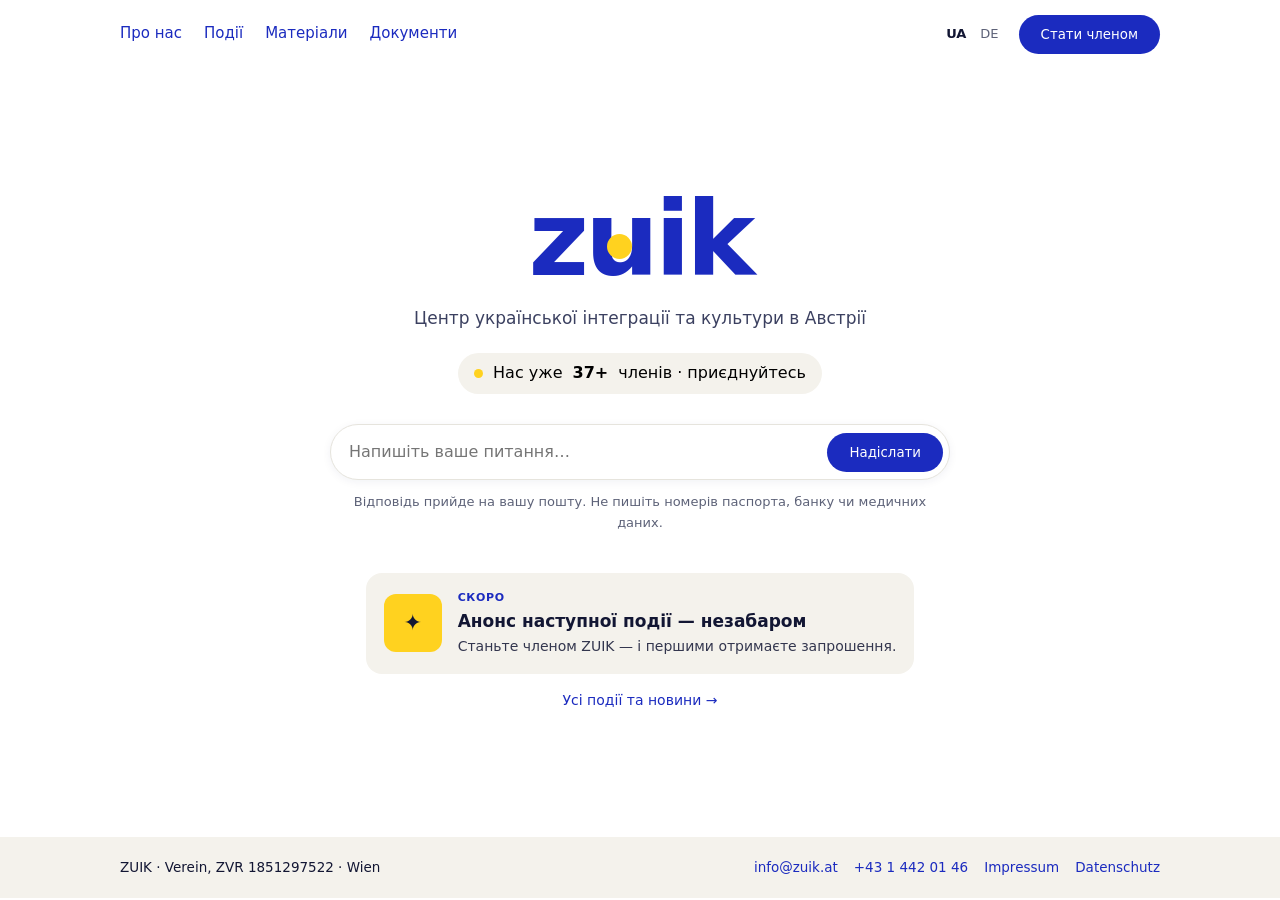
<file: index.html>
<!doctype html>
<html lang="uk"><head><meta charset="utf-8"><meta name="viewport" content="width=device-width,initial-scale=1">
<title data-i="pageTitle_index.html">ZUIK — Центр української інтеграції та культури в Австрії</title><meta name="description" content="ZUIK – Verein für ukrainische Integration und Kultur in Österreich. Kostenlose Mitgliedschaft, Fragen, Veranstaltungen.">
<link rel="icon" href="/favicon.svg" type="image/svg+xml"><link rel="stylesheet" href="/style.css?v=20261127">
<script defer src="/i18n.js?v=20261127"></script><script defer src="/app.js?v=20261127"></script></head>
<body data-page="index.html"><a class="skip" href="#main" data-i="skip">До змісту</a>
<header class="top"><div class="wrap top-in">
<button class="menu-btn" type="button" aria-label="Menu" aria-expanded="false">☰</button>
<nav class="nav" aria-label="Navigation"><a href="/pro-nas.html" data-i="navAbout">Про нас</a><a href="/podii.html" data-i="navEvents">Події</a><a href="/materialy.html" data-i="navMaterials">Матеріали</a><a href="/pro-nas.html#dokumenty" data-i="navDocs">Документи</a></nav><span style="flex:1"></span>
<div class="top-right"><div class="lang"><button type="button" data-lang="uk" aria-pressed="true">UA</button><button type="button" data-lang="de" aria-pressed="false">DE</button></div>
<button class="btn btn-blue" type="button" data-join data-i="joinBtn">Стати членом</button></div>
</div></header>
<main id="main">
<section class="home">
<h1 class="logo" style="margin:0"><span aria-hidden="true">z<span class="u">u</span>ik</span><span class="sr">ZUIK</span></h1>
<p data-i="tagline" class="tagline">Центр української інтеграції та культури в Австрії</p>
<button type="button" class="pill" data-join style="border:0;cursor:pointer;font:inherit"><span data-i="pillA">Нас уже</span> <b data-count>…</b> <span data-i="pillB">членів · приєднуйтесь</span></button>
<form class="ask" id="askF" novalidate>
<div class="ask-box"><textarea name="question" rows="1" maxlength="3000" required data-i-ph="askPh" placeholder="Напишіть ваше питання…"></textarea>
<button class="btn btn-blue" type="submit" data-i="askSend">Надіслати</button></div>
<div class="ask-extra"><input class="input" type="email" name="email" maxlength="150" autocomplete="email" data-i-ph="askEmail" placeholder="Ваш e-mail для відповіді *">
<input class="input" name="name" maxlength="80" autocomplete="name" data-i-ph="askName" placeholder="Ім’я"></div>
<label class="hp" aria-hidden="true">Website<input name="website" tabindex="-1" autocomplete="off"></label>
<p data-i="askNote" class="ask-note">Відповідь прийде на вашу пошту. Не пишіть номерів паспорта, банку чи медичних даних.</p>
<p class="status" role="status" id="askStatus"></p>
</form>
<div id="nextEvent"></div>
<a class="more-link" href="/podii.html" data-i="allEvents">Усі події та новини →</a>
</section></main>
<footer class="foot"><div class="wrap foot-in"><span>ZUIK · Verein, ZVR 1851297522 · Wien</span>
<span class="foot-links"><a href="mailto:info@zuik.at">info@zuik.at</a><a href="tel:+4314420146">+43 1 442 01 46</a><a href="/impressum.html">Impressum</a><a href="/datenschutz.html">Datenschutz</a></span></div></footer><div class="scrim" data-close></div>
<aside class="drawer" id="join" role="dialog" aria-modal="true" aria-labelledby="joinTitle" hidden>
<div class="drawer-head"><span class="logo"><span aria-hidden="true">z<span class="u">u</span>ik</span><span class="sr">ZUIK</span></span><button class="close" type="button" data-close aria-label="Close">×</button></div>
<div id="joinForm">
<h2 data-i="joinTitle" id="joinTitle">Приєднатися до ZUIK</h2>
<p data-i="joinLead" class="lead">Членство безкоштовне. Після заявки ви одразу стаєте членом асоціації — підтвердження прийде на e-mail.</p>
<form id="joinF" novalidate>
<div class="row2"><label class="field"><span data-i="fFirst">Ім’я *</span><input class="input" name="first_name" autocomplete="given-name" maxlength="80" required></label>
<label class="field"><span data-i="fLast">Прізвище *</span><input class="input" name="last_name" autocomplete="family-name" maxlength="80" required></label></div>
<label class="field"><span data-i="fMiddle">По батькові (необов’язково)</span><input class="input" name="middle_name" autocomplete="additional-name" maxlength="80"></label>
<label class="field"><span data-i="fEmail">E-mail *</span><input class="input" type="email" name="email" autocomplete="email" maxlength="150" required></label>
<div class="row2"><label class="field"><span data-i="fPhone">Телефон (необов’язково)</span><input class="input" type="tel" name="phone" autocomplete="tel" maxlength="40"></label>
<label class="field"><span data-i="fLand">Земля</span><select class="input" name="land"><option>Wien</option><option>Niederösterreich</option><option>Oberösterreich</option><option>Steiermark</option><option>Tirol</option><option>Kärnten</option><option>Salzburg</option><option>Vorarlberg</option><option>Burgenland</option><option value="Ausland" data-i="landAbroad">Поза Австрією</option></select></label></div>
<label class="field"><span data-i="fInterest">Що вас найбільше цікавить</span><select class="input" name="interest"><option value="work" data-i="int_work">Робота та визнання диплома</option><option value="docs" data-i="int_docs">Документи та статус</option><option value="business" data-i="int_business">Бізнес і Gewerbe</option><option value="housing" data-i="int_housing">Житло</option><option value="education" data-i="int_education">Освіта та діти</option><option value="community" data-i="int_community">Культура та спільнота</option><option value="volunteer" data-i="int_volunteer">Хочу долучитися до команди</option></select></label>
<label class="hp" aria-hidden="true">Website<input name="website" tabindex="-1" autocomplete="off"></label>
<div class="checks">
<label class="check"><input type="checkbox" name="c_statute" required><span data-i="cStatute">Я ознайомився(-лась) зі <a href="https://drive.google.com/file/d/1HcWIppWajtuuN1Nw6S7OHNpZRVoAKWRT/view" target="_blank" rel="noopener">статутом</a> і хочу стати членом ZUIK *</span></label>
<label class="check"><input type="checkbox" name="c_privacy" required><span data-i="cPrivacy">Погоджуюсь з <a href="/datenschutz.html" target="_blank">обробкою персональних даних</a> (Datenschutz) *</span></label>
<label class="check"><input type="checkbox" name="newsletter"><span data-i="cNews">Хочу отримувати анонси подій і новини (раз на 1–2 тижні)</span></label>
</div>
<button class="btn btn-blue" type="submit" style="width:100%" data-i="joinSubmit">Вступити до асоціації</button>
<p class="status" role="status" id="joinStatus"></p>
<p data-i="joinFine" class="fine">* — обов’язково. Вийти з асоціації можна будь-коли одним листом на info@zuik.at.</p>
</form></div>
<div id="joinDone" class="done" hidden>
<div class="big" id="doneCount">✓</div>
<h2 data-i="doneTitle">Вітаємо в ZUIK!</h2>
<p data-i="doneText" class="lead">Вас прийнято до асоціації. Ми надіслали підтвердження на вашу пошту — якщо листа немає, перевірте «Спам».</p>
<p class="lead" id="doneAgain" hidden data-i="doneAgain">Ця адреса вже є в списку членів ZUIK — ви з нами!</p>
<button class="btn btn-line" type="button" data-close data-i="doneClose">Закрити</button>
</div>
</aside></body></html>
</file>
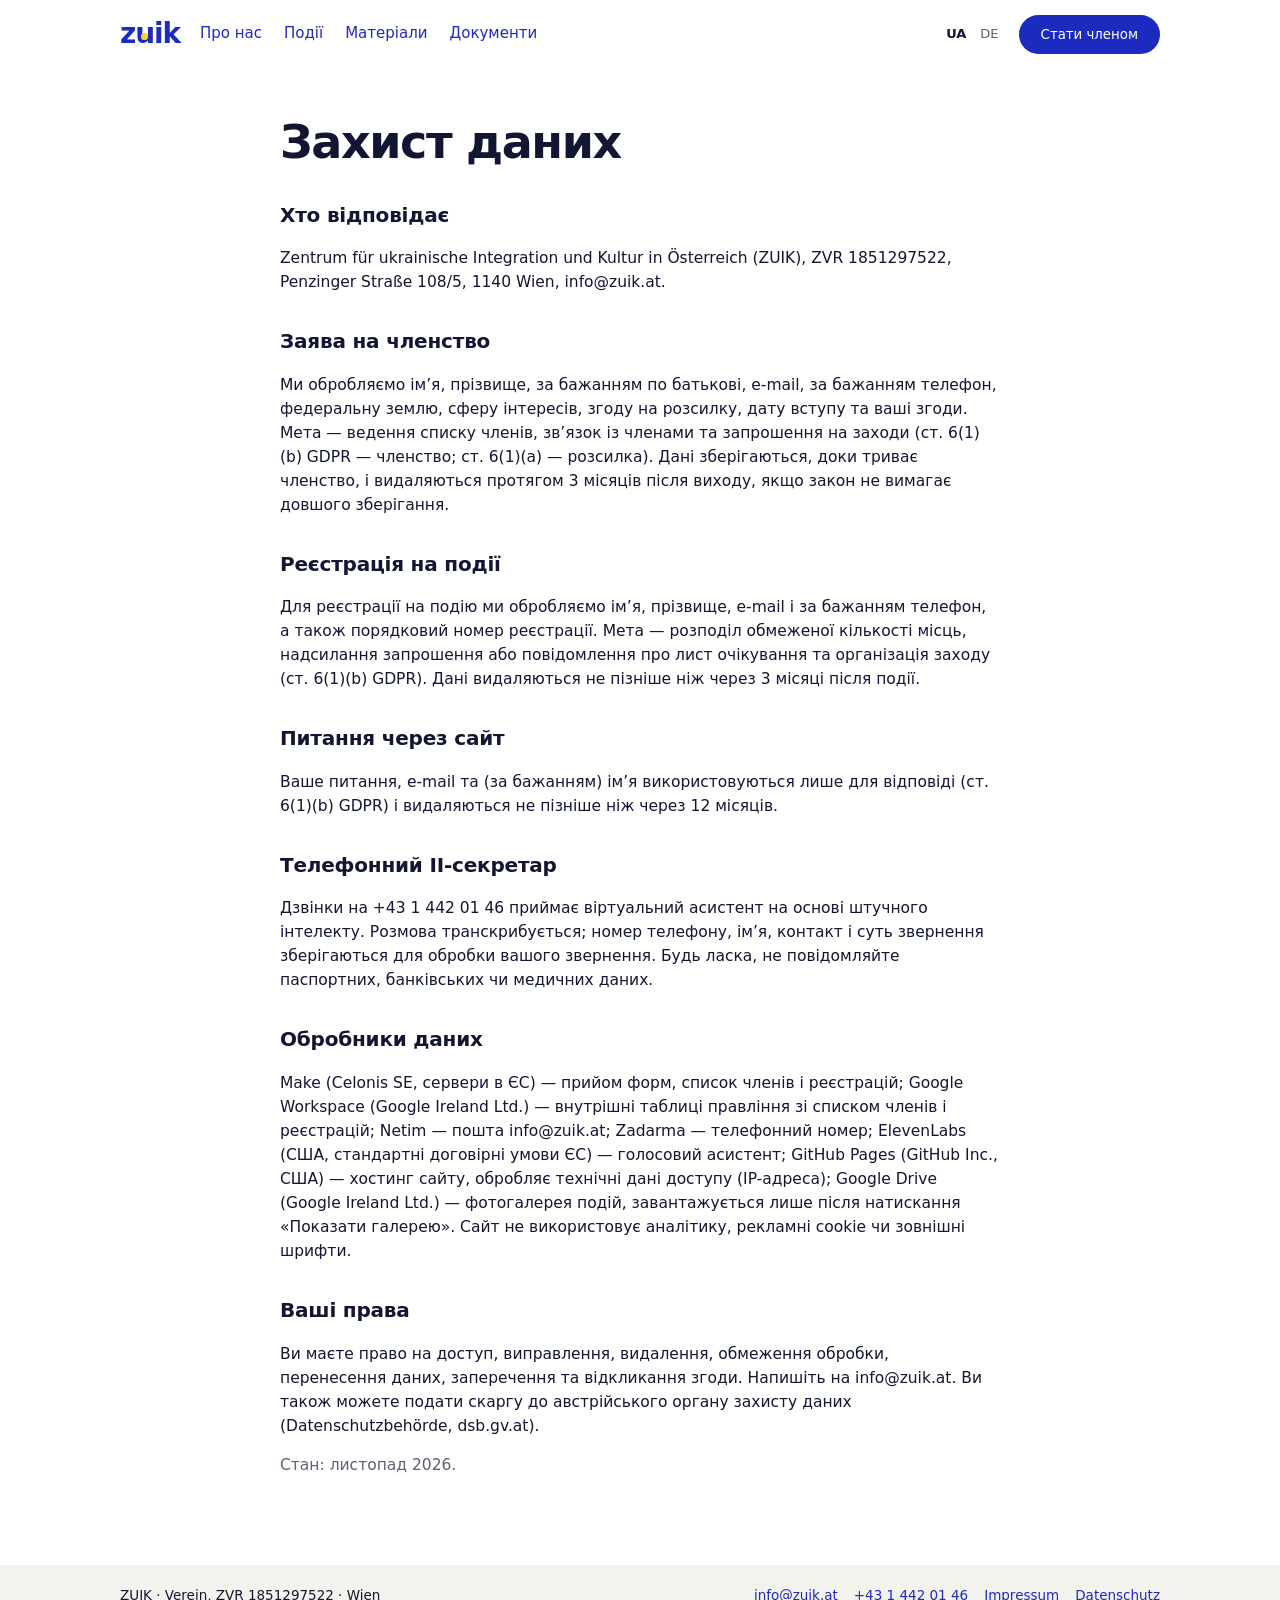
<file: datenschutz.html>
<!doctype html>
<html lang="uk"><head><meta charset="utf-8"><meta name="viewport" content="width=device-width,initial-scale=1">
<title data-i="pageTitle_datenschutz.html">Захист даних — ZUIK</title><meta name="description" content="Datenschutzerklärung des Vereins ZUIK.">
<link rel="icon" href="/favicon.svg" type="image/svg+xml"><link rel="stylesheet" href="/style.css?v=20261127">
<script defer src="/i18n.js?v=20261127"></script><script defer src="/app.js?v=20261127"></script></head>
<body data-page="datenschutz.html"><a class="skip" href="#main" data-i="skip">До змісту</a>
<header class="top"><div class="wrap top-in">
<button class="menu-btn" type="button" aria-label="Menu" aria-expanded="false">☰</button>
<a class="logo" href="/" aria-label="ZUIK"><span aria-hidden="true">z<span class="u">u</span>ik</span><span class="sr">ZUIK</span></a><nav class="nav" aria-label="Navigation"><a href="/pro-nas.html" data-i="navAbout">Про нас</a><a href="/podii.html" data-i="navEvents">Події</a><a href="/materialy.html" data-i="navMaterials">Матеріали</a><a href="/pro-nas.html#dokumenty" data-i="navDocs">Документи</a></nav>
<div class="top-right"><div class="lang"><button type="button" data-lang="uk" aria-pressed="true">UA</button><button type="button" data-lang="de" aria-pressed="false">DE</button></div>
<button class="btn btn-blue" type="button" data-join data-i="joinBtn">Стати членом</button></div>
</div></header>
<main id="main">
<section class="page"><div class="wrap prose">
<h1 data-i="dsH">Захист даних</h1>
<h2 data-i="dsH1">Хто відповідає</h2><p data-i="dsH1t">Zentrum für ukrainische Integration und Kultur in Österreich (ZUIK), ZVR 1851297522, Penzinger Straße 108/5, 1140 Wien, info@zuik.at.</p><h2 data-i="dsH2">Заява на членство</h2><p data-i="dsH2t">Ми обробляємо ім’я, прізвище, за бажанням по батькові, e-mail, за бажанням телефон, федеральну землю, сферу інтересів, згоду на розсилку, дату вступу та ваші згоди. Мета — ведення списку членів, зв’язок із членами та запрошення на заходи (ст. 6(1)(b) GDPR — членство; ст. 6(1)(a) — розсилка). Дані зберігаються, доки триває членство, і видаляються протягом 3 місяців після виходу, якщо закон не вимагає довшого зберігання.</p><h2 data-i="dsH2e">Реєстрація на події</h2><p data-i="dsH2et">Для реєстрації на подію ми обробляємо ім’я, прізвище, e-mail і за бажанням телефон, а також порядковий номер реєстрації. Мета — розподіл обмеженої кількості місць, надсилання запрошення або повідомлення про лист очікування та організація заходу (ст. 6(1)(b) GDPR). Дані видаляються не пізніше ніж через 3 місяці після події.</p><h2 data-i="dsH3">Питання через сайт</h2><p data-i="dsH3t">Ваше питання, e-mail та (за бажанням) ім’я використовуються лише для відповіді (ст. 6(1)(b) GDPR) і видаляються не пізніше ніж через 12 місяців.</p><h2 data-i="dsH4">Телефонний ІІ-секретар</h2><p data-i="dsH4t">Дзвінки на +43 1 442 01 46 приймає віртуальний асистент на основі штучного інтелекту. Розмова транскрибується; номер телефону, ім’я, контакт і суть звернення зберігаються для обробки вашого звернення. Будь ласка, не повідомляйте паспортних, банківських чи медичних даних.</p><h2 data-i="dsH5">Обробники даних</h2><p data-i="dsH5t">Make (Celonis SE, сервери в ЄС) — прийом форм, список членів і реєстрацій; Google Workspace (Google Ireland Ltd.) — внутрішні таблиці правління зі списком членів і реєстрацій; Netim — пошта info@zuik.at; Zadarma — телефонний номер; ElevenLabs (США, стандартні договірні умови ЄС) — голосовий асистент; GitHub Pages (GitHub Inc., США) — хостинг сайту, обробляє технічні дані доступу (IP-адреса); Google Drive (Google Ireland Ltd.) — фотогалерея подій, завантажується лише після натискання «Показати галерею». Сайт не використовує аналітику, рекламні cookie чи зовнішні шрифти.</p><h2 data-i="dsH6">Ваші права</h2><p data-i="dsH6t">Ви маєте право на доступ, виправлення, видалення, обмеження обробки, перенесення даних, заперечення та відкликання згоди. Напишіть на info@zuik.at. Ви також можете подати скаргу до австрійського органу захисту даних (Datenschutzbehörde, dsb.gv.at).</p>
<p data-i="dsDate" class="empty">Стан: листопад 2026.</p>
</div></section></main>
<footer class="foot"><div class="wrap foot-in"><span>ZUIK · Verein, ZVR 1851297522 · Wien</span>
<span class="foot-links"><a href="mailto:info@zuik.at">info@zuik.at</a><a href="tel:+4314420146">+43 1 442 01 46</a><a href="/impressum.html">Impressum</a><a href="/datenschutz.html">Datenschutz</a></span></div></footer><div class="scrim" data-close></div>
<aside class="drawer" id="join" role="dialog" aria-modal="true" aria-labelledby="joinTitle" hidden>
<div class="drawer-head"><span class="logo"><span aria-hidden="true">z<span class="u">u</span>ik</span><span class="sr">ZUIK</span></span><button class="close" type="button" data-close aria-label="Close">×</button></div>
<div id="joinForm">
<h2 data-i="joinTitle" id="joinTitle">Приєднатися до ZUIK</h2>
<p data-i="joinLead" class="lead">Членство безкоштовне. Після заявки ви одразу стаєте членом асоціації — підтвердження прийде на e-mail.</p>
<form id="joinF" novalidate>
<div class="row2"><label class="field"><span data-i="fFirst">Ім’я *</span><input class="input" name="first_name" autocomplete="given-name" maxlength="80" required></label>
<label class="field"><span data-i="fLast">Прізвище *</span><input class="input" name="last_name" autocomplete="family-name" maxlength="80" required></label></div>
<label class="field"><span data-i="fMiddle">По батькові (необов’язково)</span><input class="input" name="middle_name" autocomplete="additional-name" maxlength="80"></label>
<label class="field"><span data-i="fEmail">E-mail *</span><input class="input" type="email" name="email" autocomplete="email" maxlength="150" required></label>
<div class="row2"><label class="field"><span data-i="fPhone">Телефон (необов’язково)</span><input class="input" type="tel" name="phone" autocomplete="tel" maxlength="40"></label>
<label class="field"><span data-i="fLand">Земля</span><select class="input" name="land"><option>Wien</option><option>Niederösterreich</option><option>Oberösterreich</option><option>Steiermark</option><option>Tirol</option><option>Kärnten</option><option>Salzburg</option><option>Vorarlberg</option><option>Burgenland</option><option value="Ausland" data-i="landAbroad">Поза Австрією</option></select></label></div>
<label class="field"><span data-i="fInterest">Що вас найбільше цікавить</span><select class="input" name="interest"><option value="work" data-i="int_work">Робота та визнання диплома</option><option value="docs" data-i="int_docs">Документи та статус</option><option value="business" data-i="int_business">Бізнес і Gewerbe</option><option value="housing" data-i="int_housing">Житло</option><option value="education" data-i="int_education">Освіта та діти</option><option value="community" data-i="int_community">Культура та спільнота</option><option value="volunteer" data-i="int_volunteer">Хочу долучитися до команди</option></select></label>
<label class="hp" aria-hidden="true">Website<input name="website" tabindex="-1" autocomplete="off"></label>
<div class="checks">
<label class="check"><input type="checkbox" name="c_statute" required><span data-i="cStatute">Я ознайомився(-лась) зі <a href="https://drive.google.com/file/d/1HcWIppWajtuuN1Nw6S7OHNpZRVoAKWRT/view" target="_blank" rel="noopener">статутом</a> і хочу стати членом ZUIK *</span></label>
<label class="check"><input type="checkbox" name="c_privacy" required><span data-i="cPrivacy">Погоджуюсь з <a href="/datenschutz.html" target="_blank">обробкою персональних даних</a> (Datenschutz) *</span></label>
<label class="check"><input type="checkbox" name="newsletter"><span data-i="cNews">Хочу отримувати анонси подій і новини (раз на 1–2 тижні)</span></label>
</div>
<button class="btn btn-blue" type="submit" style="width:100%" data-i="joinSubmit">Вступити до асоціації</button>
<p class="status" role="status" id="joinStatus"></p>
<p data-i="joinFine" class="fine">* — обов’язково. Вийти з асоціації можна будь-коли одним листом на info@zuik.at.</p>
</form></div>
<div id="joinDone" class="done" hidden>
<div class="big" id="doneCount">✓</div>
<h2 data-i="doneTitle">Вітаємо в ZUIK!</h2>
<p data-i="doneText" class="lead">Вас прийнято до асоціації. Ми надіслали підтвердження на вашу пошту — якщо листа немає, перевірте «Спам».</p>
<p class="lead" id="doneAgain" hidden data-i="doneAgain">Ця адреса вже є в списку членів ZUIK — ви з нами!</p>
<button class="btn btn-line" type="button" data-close data-i="doneClose">Закрити</button>
</div>
</aside></body></html>
</file>
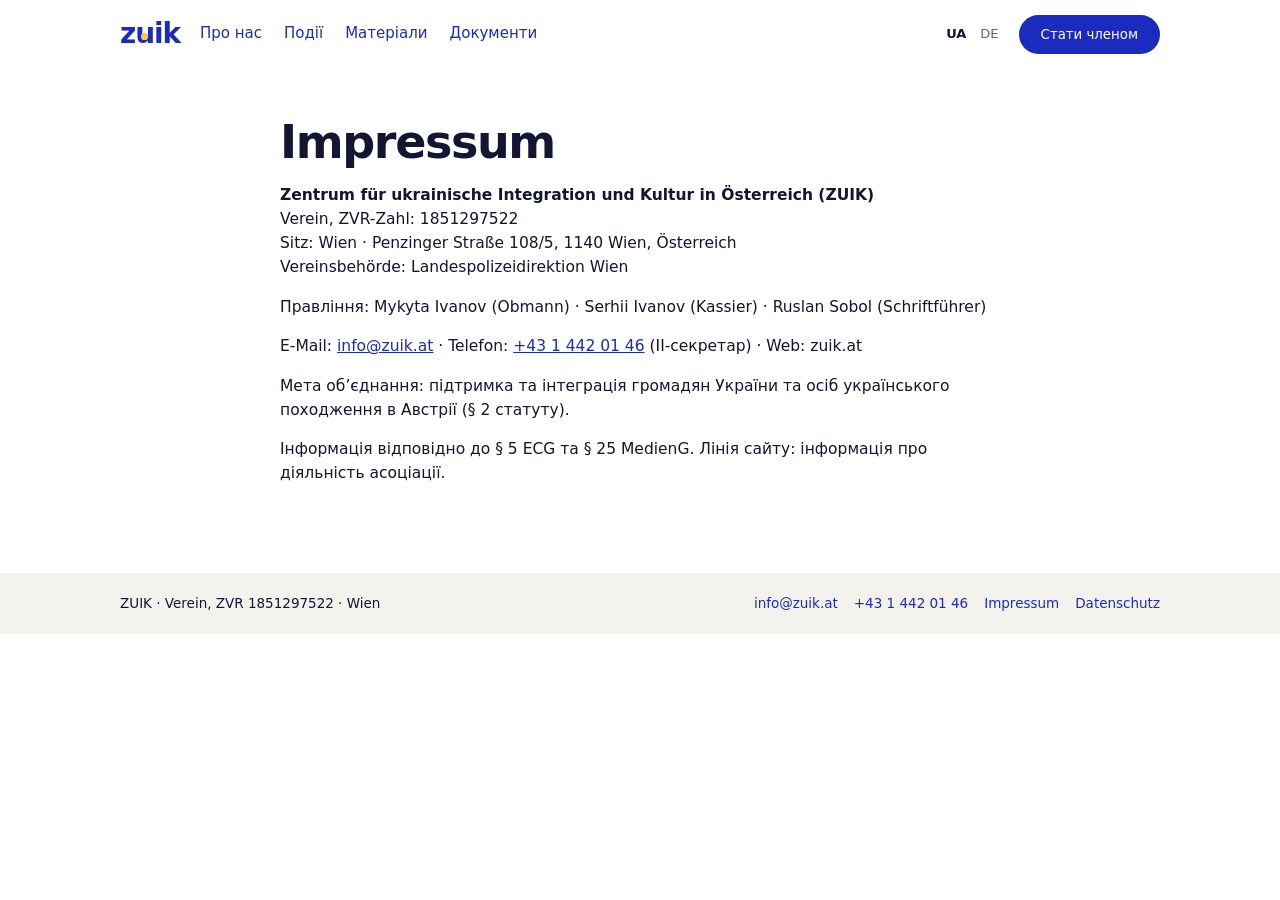
<file: impressum.html>
<!doctype html>
<html lang="uk"><head><meta charset="utf-8"><meta name="viewport" content="width=device-width,initial-scale=1">
<title data-i="pageTitle_impressum.html">Impressum — ZUIK</title><meta name="description" content="Impressum des Vereins ZUIK.">
<link rel="icon" href="/favicon.svg" type="image/svg+xml"><link rel="stylesheet" href="/style.css?v=20261127">
<script defer src="/i18n.js?v=20261127"></script><script defer src="/app.js?v=20261127"></script></head>
<body data-page="impressum.html"><a class="skip" href="#main" data-i="skip">До змісту</a>
<header class="top"><div class="wrap top-in">
<button class="menu-btn" type="button" aria-label="Menu" aria-expanded="false">☰</button>
<a class="logo" href="/" aria-label="ZUIK"><span aria-hidden="true">z<span class="u">u</span>ik</span><span class="sr">ZUIK</span></a><nav class="nav" aria-label="Navigation"><a href="/pro-nas.html" data-i="navAbout">Про нас</a><a href="/podii.html" data-i="navEvents">Події</a><a href="/materialy.html" data-i="navMaterials">Матеріали</a><a href="/pro-nas.html#dokumenty" data-i="navDocs">Документи</a></nav>
<div class="top-right"><div class="lang"><button type="button" data-lang="uk" aria-pressed="true">UA</button><button type="button" data-lang="de" aria-pressed="false">DE</button></div>
<button class="btn btn-blue" type="button" data-join data-i="joinBtn">Стати членом</button></div>
</div></header>
<main id="main">
<section class="page"><div class="wrap prose">
<h1>Impressum</h1>
<p><b>Zentrum für ukrainische Integration und Kultur in Österreich (ZUIK)</b><br>Verein, ZVR-Zahl: 1851297522<br>Sitz: Wien · Penzinger Straße 108/5, 1140 Wien, Österreich<br>Vereinsbehörde: Landespolizeidirektion Wien</p>
<p><span data-i="impBoard">Правління</span>: Mykyta Ivanov (Obmann) · Serhii Ivanov (Kassier) · Ruslan Sobol (Schriftführer)</p>
<p>E-Mail: <a href="mailto:info@zuik.at">info@zuik.at</a> · Telefon: <a href="tel:+4314420146">+43 1 442 01 46</a> <span data-i="phoneAi2">(ІІ-секретар)</span> · Web: zuik.at</p>
<p><span data-i="impPurpose">Мета об’єднання</span>: <span data-i="impPurposeT">підтримка та інтеграція громадян України та осіб українського походження в Австрії (§ 2 статуту).</span></p>
<p><span data-i="impMedia">Інформація відповідно до § 5 ECG та § 25 MedienG. Лінія сайту: інформація про діяльність асоціації.</span></p>
</div></section></main>
<footer class="foot"><div class="wrap foot-in"><span>ZUIK · Verein, ZVR 1851297522 · Wien</span>
<span class="foot-links"><a href="mailto:info@zuik.at">info@zuik.at</a><a href="tel:+4314420146">+43 1 442 01 46</a><a href="/impressum.html">Impressum</a><a href="/datenschutz.html">Datenschutz</a></span></div></footer><div class="scrim" data-close></div>
<aside class="drawer" id="join" role="dialog" aria-modal="true" aria-labelledby="joinTitle" hidden>
<div class="drawer-head"><span class="logo"><span aria-hidden="true">z<span class="u">u</span>ik</span><span class="sr">ZUIK</span></span><button class="close" type="button" data-close aria-label="Close">×</button></div>
<div id="joinForm">
<h2 data-i="joinTitle" id="joinTitle">Приєднатися до ZUIK</h2>
<p data-i="joinLead" class="lead">Членство безкоштовне. Після заявки ви одразу стаєте членом асоціації — підтвердження прийде на e-mail.</p>
<form id="joinF" novalidate>
<div class="row2"><label class="field"><span data-i="fFirst">Ім’я *</span><input class="input" name="first_name" autocomplete="given-name" maxlength="80" required></label>
<label class="field"><span data-i="fLast">Прізвище *</span><input class="input" name="last_name" autocomplete="family-name" maxlength="80" required></label></div>
<label class="field"><span data-i="fMiddle">По батькові (необов’язково)</span><input class="input" name="middle_name" autocomplete="additional-name" maxlength="80"></label>
<label class="field"><span data-i="fEmail">E-mail *</span><input class="input" type="email" name="email" autocomplete="email" maxlength="150" required></label>
<div class="row2"><label class="field"><span data-i="fPhone">Телефон (необов’язково)</span><input class="input" type="tel" name="phone" autocomplete="tel" maxlength="40"></label>
<label class="field"><span data-i="fLand">Земля</span><select class="input" name="land"><option>Wien</option><option>Niederösterreich</option><option>Oberösterreich</option><option>Steiermark</option><option>Tirol</option><option>Kärnten</option><option>Salzburg</option><option>Vorarlberg</option><option>Burgenland</option><option value="Ausland" data-i="landAbroad">Поза Австрією</option></select></label></div>
<label class="field"><span data-i="fInterest">Що вас найбільше цікавить</span><select class="input" name="interest"><option value="work" data-i="int_work">Робота та визнання диплома</option><option value="docs" data-i="int_docs">Документи та статус</option><option value="business" data-i="int_business">Бізнес і Gewerbe</option><option value="housing" data-i="int_housing">Житло</option><option value="education" data-i="int_education">Освіта та діти</option><option value="community" data-i="int_community">Культура та спільнота</option><option value="volunteer" data-i="int_volunteer">Хочу долучитися до команди</option></select></label>
<label class="hp" aria-hidden="true">Website<input name="website" tabindex="-1" autocomplete="off"></label>
<div class="checks">
<label class="check"><input type="checkbox" name="c_statute" required><span data-i="cStatute">Я ознайомився(-лась) зі <a href="https://drive.google.com/file/d/1HcWIppWajtuuN1Nw6S7OHNpZRVoAKWRT/view" target="_blank" rel="noopener">статутом</a> і хочу стати членом ZUIK *</span></label>
<label class="check"><input type="checkbox" name="c_privacy" required><span data-i="cPrivacy">Погоджуюсь з <a href="/datenschutz.html" target="_blank">обробкою персональних даних</a> (Datenschutz) *</span></label>
<label class="check"><input type="checkbox" name="newsletter"><span data-i="cNews">Хочу отримувати анонси подій і новини (раз на 1–2 тижні)</span></label>
</div>
<button class="btn btn-blue" type="submit" style="width:100%" data-i="joinSubmit">Вступити до асоціації</button>
<p class="status" role="status" id="joinStatus"></p>
<p data-i="joinFine" class="fine">* — обов’язково. Вийти з асоціації можна будь-коли одним листом на info@zuik.at.</p>
</form></div>
<div id="joinDone" class="done" hidden>
<div class="big" id="doneCount">✓</div>
<h2 data-i="doneTitle">Вітаємо в ZUIK!</h2>
<p data-i="doneText" class="lead">Вас прийнято до асоціації. Ми надіслали підтвердження на вашу пошту — якщо листа немає, перевірте «Спам».</p>
<p class="lead" id="doneAgain" hidden data-i="doneAgain">Ця адреса вже є в списку членів ZUIK — ви з нами!</p>
<button class="btn btn-line" type="button" data-close data-i="doneClose">Закрити</button>
</div>
</aside></body></html>
</file>
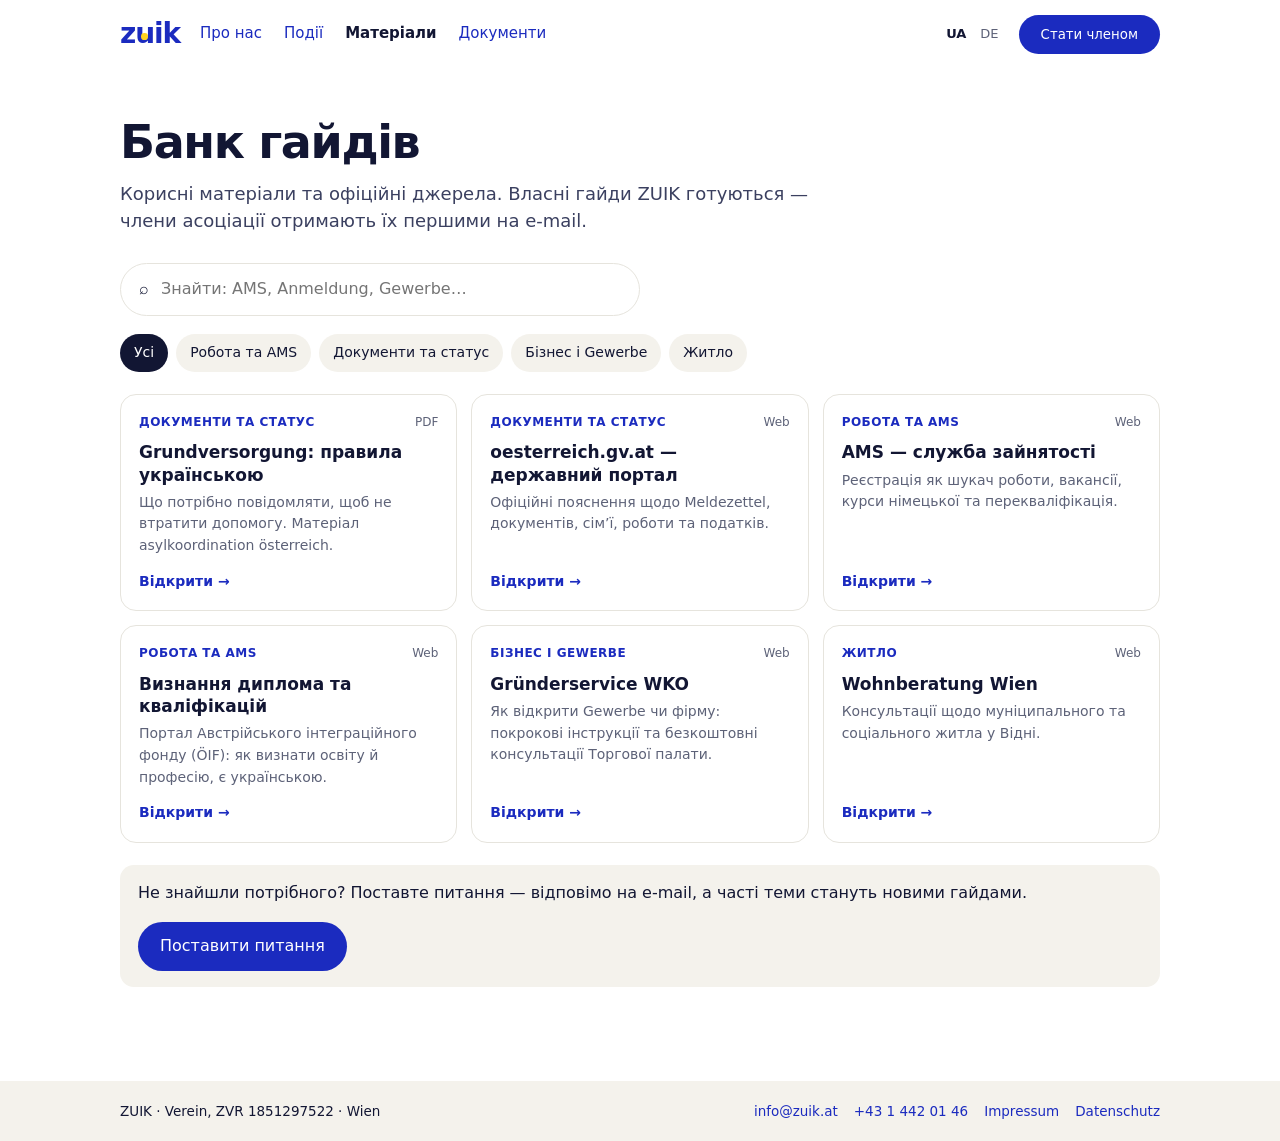
<file: materialy.html>
<!doctype html>
<html lang="uk"><head><meta charset="utf-8"><meta name="viewport" content="width=device-width,initial-scale=1">
<title data-i="pageTitle_materialy.html">Матеріали — ZUIK</title><meta name="description" content="Hilfreiche Materialien und offizielle Quellen für Ukrainerinnen und Ukrainer in Österreich.">
<link rel="icon" href="/favicon.svg" type="image/svg+xml"><link rel="stylesheet" href="/style.css?v=20261127">
<script defer src="/i18n.js?v=20261127"></script><script defer src="/app.js?v=20261127"></script></head>
<body data-page="materialy.html"><a class="skip" href="#main" data-i="skip">До змісту</a>
<header class="top"><div class="wrap top-in">
<button class="menu-btn" type="button" aria-label="Menu" aria-expanded="false">☰</button>
<a class="logo" href="/" aria-label="ZUIK"><span aria-hidden="true">z<span class="u">u</span>ik</span><span class="sr">ZUIK</span></a><nav class="nav" aria-label="Navigation"><a href="/pro-nas.html" data-i="navAbout">Про нас</a><a href="/podii.html" data-i="navEvents">Події</a><a href="/materialy.html" aria-current="page" data-i="navMaterials">Матеріали</a><a href="/pro-nas.html#dokumenty" data-i="navDocs">Документи</a></nav>
<div class="top-right"><div class="lang"><button type="button" data-lang="uk" aria-pressed="true">UA</button><button type="button" data-lang="de" aria-pressed="false">DE</button></div>
<button class="btn btn-blue" type="button" data-join data-i="joinBtn">Стати членом</button></div>
</div></header>
<main id="main">
<section class="page"><div class="wrap">
<h1 data-i="matH">Банк гайдів</h1>
<p data-i="matIntro" class="intro">Корисні матеріали та офіційні джерела. Власні гайди ZUIK готуються — члени асоціації отримають їх першими на e-mail.</p>
<label class="search"><span aria-hidden="true">⌕</span><input id="matSearch" type="search" data-i-ph="matPh" placeholder="Знайти: AMS, Anmeldung, Gewerbe…"></label>
<div class="chips"><button class="chip" type="button" data-cat="all" aria-pressed="true" data-i="cat_all">Усі</button><button class="chip" type="button" data-cat="work" aria-pressed="false" data-i="cat_work">Робота та AMS</button><button class="chip" type="button" data-cat="docs" aria-pressed="false" data-i="cat_docs">Документи та статус</button><button class="chip" type="button" data-cat="business" aria-pressed="false" data-i="cat_business">Бізнес і Gewerbe</button><button class="chip" type="button" data-cat="housing" aria-pressed="false" data-i="cat_housing">Житло</button></div>
<div class="cards" id="matCards"></div>
<div class="notice"><span data-i="matNotice">Не знайшли потрібного? Поставте питання — відповімо на e-mail, а часті теми стануть новими гайдами.</span>
<a class="btn btn-blue" href="/#askF" data-i="matAsk">Поставити питання</a></div>
</div></section></main>
<footer class="foot"><div class="wrap foot-in"><span>ZUIK · Verein, ZVR 1851297522 · Wien</span>
<span class="foot-links"><a href="mailto:info@zuik.at">info@zuik.at</a><a href="tel:+4314420146">+43 1 442 01 46</a><a href="/impressum.html">Impressum</a><a href="/datenschutz.html">Datenschutz</a></span></div></footer><div class="scrim" data-close></div>
<aside class="drawer" id="join" role="dialog" aria-modal="true" aria-labelledby="joinTitle" hidden>
<div class="drawer-head"><span class="logo"><span aria-hidden="true">z<span class="u">u</span>ik</span><span class="sr">ZUIK</span></span><button class="close" type="button" data-close aria-label="Close">×</button></div>
<div id="joinForm">
<h2 data-i="joinTitle" id="joinTitle">Приєднатися до ZUIK</h2>
<p data-i="joinLead" class="lead">Членство безкоштовне. Після заявки ви одразу стаєте членом асоціації — підтвердження прийде на e-mail.</p>
<form id="joinF" novalidate>
<div class="row2"><label class="field"><span data-i="fFirst">Ім’я *</span><input class="input" name="first_name" autocomplete="given-name" maxlength="80" required></label>
<label class="field"><span data-i="fLast">Прізвище *</span><input class="input" name="last_name" autocomplete="family-name" maxlength="80" required></label></div>
<label class="field"><span data-i="fMiddle">По батькові (необов’язково)</span><input class="input" name="middle_name" autocomplete="additional-name" maxlength="80"></label>
<label class="field"><span data-i="fEmail">E-mail *</span><input class="input" type="email" name="email" autocomplete="email" maxlength="150" required></label>
<div class="row2"><label class="field"><span data-i="fPhone">Телефон (необов’язково)</span><input class="input" type="tel" name="phone" autocomplete="tel" maxlength="40"></label>
<label class="field"><span data-i="fLand">Земля</span><select class="input" name="land"><option>Wien</option><option>Niederösterreich</option><option>Oberösterreich</option><option>Steiermark</option><option>Tirol</option><option>Kärnten</option><option>Salzburg</option><option>Vorarlberg</option><option>Burgenland</option><option value="Ausland" data-i="landAbroad">Поза Австрією</option></select></label></div>
<label class="field"><span data-i="fInterest">Що вас найбільше цікавить</span><select class="input" name="interest"><option value="work" data-i="int_work">Робота та визнання диплома</option><option value="docs" data-i="int_docs">Документи та статус</option><option value="business" data-i="int_business">Бізнес і Gewerbe</option><option value="housing" data-i="int_housing">Житло</option><option value="education" data-i="int_education">Освіта та діти</option><option value="community" data-i="int_community">Культура та спільнота</option><option value="volunteer" data-i="int_volunteer">Хочу долучитися до команди</option></select></label>
<label class="hp" aria-hidden="true">Website<input name="website" tabindex="-1" autocomplete="off"></label>
<div class="checks">
<label class="check"><input type="checkbox" name="c_statute" required><span data-i="cStatute">Я ознайомився(-лась) зі <a href="https://drive.google.com/file/d/1HcWIppWajtuuN1Nw6S7OHNpZRVoAKWRT/view" target="_blank" rel="noopener">статутом</a> і хочу стати членом ZUIK *</span></label>
<label class="check"><input type="checkbox" name="c_privacy" required><span data-i="cPrivacy">Погоджуюсь з <a href="/datenschutz.html" target="_blank">обробкою персональних даних</a> (Datenschutz) *</span></label>
<label class="check"><input type="checkbox" name="newsletter"><span data-i="cNews">Хочу отримувати анонси подій і новини (раз на 1–2 тижні)</span></label>
</div>
<button class="btn btn-blue" type="submit" style="width:100%" data-i="joinSubmit">Вступити до асоціації</button>
<p class="status" role="status" id="joinStatus"></p>
<p data-i="joinFine" class="fine">* — обов’язково. Вийти з асоціації можна будь-коли одним листом на info@zuik.at.</p>
</form></div>
<div id="joinDone" class="done" hidden>
<div class="big" id="doneCount">✓</div>
<h2 data-i="doneTitle">Вітаємо в ZUIK!</h2>
<p data-i="doneText" class="lead">Вас прийнято до асоціації. Ми надіслали підтвердження на вашу пошту — якщо листа немає, перевірте «Спам».</p>
<p class="lead" id="doneAgain" hidden data-i="doneAgain">Ця адреса вже є в списку членів ZUIK — ви з нами!</p>
<button class="btn btn-line" type="button" data-close data-i="doneClose">Закрити</button>
</div>
</aside></body></html>
</file>
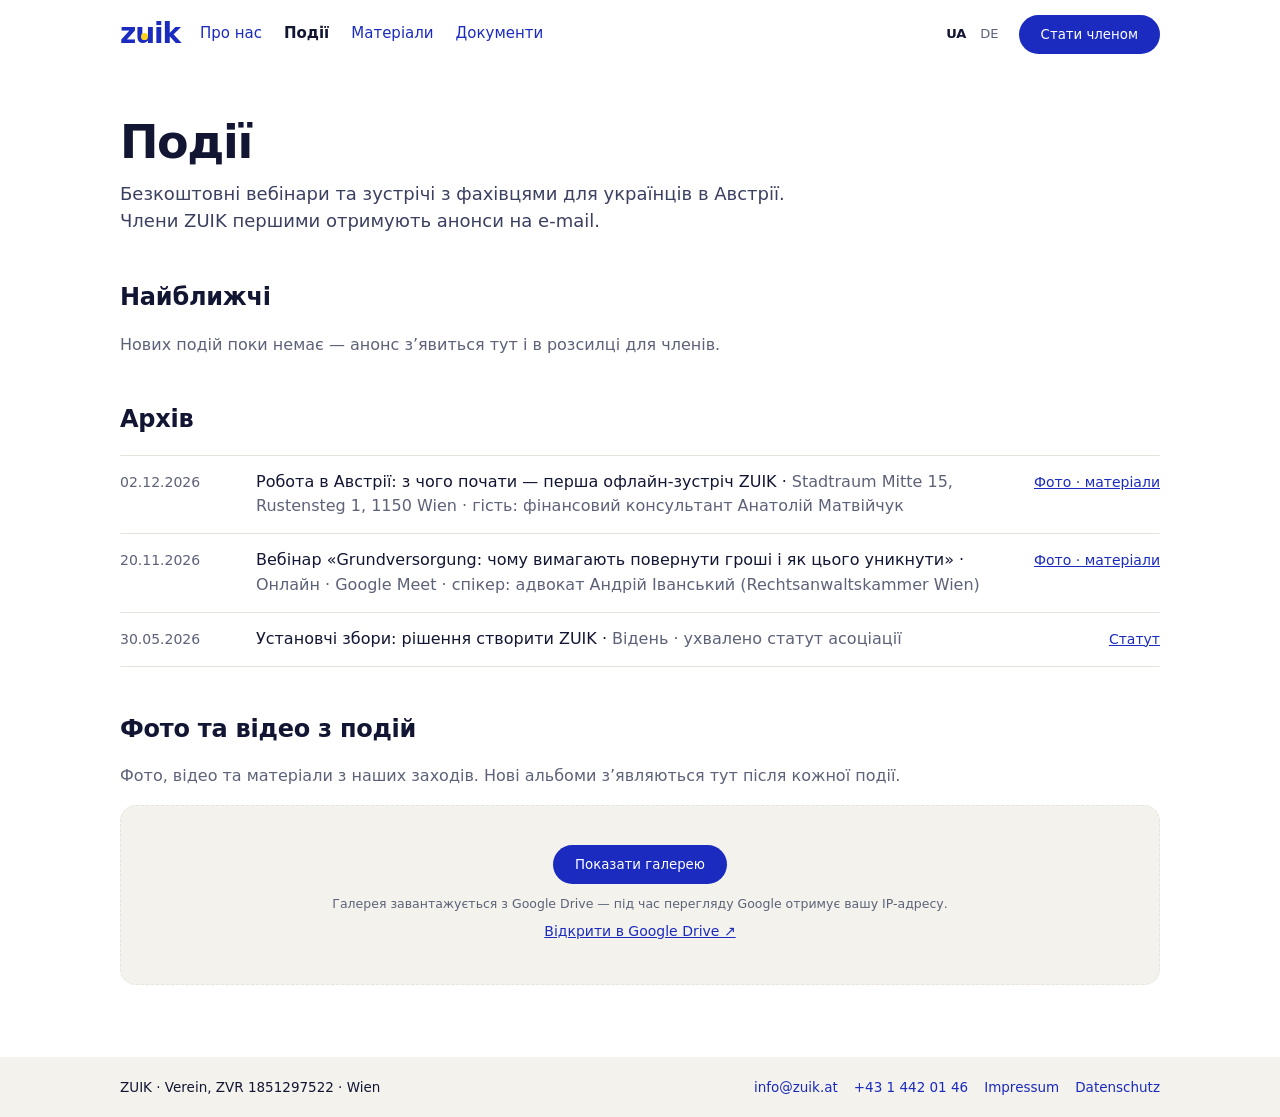
<file: podii.html>
<!doctype html>
<html lang="uk"><head><meta charset="utf-8"><meta name="viewport" content="width=device-width,initial-scale=1">
<title data-i="pageTitle_podii.html">Події — ZUIK</title><meta name="description" content="Veranstaltungen von ZUIK: kostenlose Webinare und Treffen.">
<link rel="icon" href="/favicon.svg" type="image/svg+xml"><link rel="stylesheet" href="/style.css?v=20261127">
<script defer src="/i18n.js?v=20261127"></script><script defer src="/app.js?v=20261127"></script></head>
<body data-page="podii.html"><a class="skip" href="#main" data-i="skip">До змісту</a>
<header class="top"><div class="wrap top-in">
<button class="menu-btn" type="button" aria-label="Menu" aria-expanded="false">☰</button>
<a class="logo" href="/" aria-label="ZUIK"><span aria-hidden="true">z<span class="u">u</span>ik</span><span class="sr">ZUIK</span></a><nav class="nav" aria-label="Navigation"><a href="/pro-nas.html" data-i="navAbout">Про нас</a><a href="/podii.html" aria-current="page" data-i="navEvents">Події</a><a href="/materialy.html" data-i="navMaterials">Матеріали</a><a href="/pro-nas.html#dokumenty" data-i="navDocs">Документи</a></nav>
<div class="top-right"><div class="lang"><button type="button" data-lang="uk" aria-pressed="true">UA</button><button type="button" data-lang="de" aria-pressed="false">DE</button></div>
<button class="btn btn-blue" type="button" data-join data-i="joinBtn">Стати членом</button></div>
</div></header>
<main id="main">
<section class="page"><div class="wrap">
<h1 data-i="evH">Події</h1>
<p data-i="evIntro" class="intro">Безкоштовні вебінари та зустрічі з фахівцями для українців в Австрії. Члени ZUIK першими отримують анонси на e-mail.</p>
<h2 data-i="upH">Найближчі</h2>
<div id="upcoming"></div>
<h2 data-i="archH2">Архів</h2>
<div class="list" id="archive"></div>
<section class="gallery-sec" id="media">
<h2 data-i="e_galH">Фото та відео з подій</h2>
<p data-i="e_galIntro" class="empty">Фото, відео та матеріали з наших заходів. Нові альбоми з’являються тут після кожної події.</p>
<div class="gallery" data-gallery><div class="gal-ph">
<button class="btn btn-blue" type="button" data-gal-load data-i="e_galBtn">Показати галерею</button>
<p class="fine" data-i="e_galNote">Галерея завантажується з Google Drive — під час перегляду Google отримує вашу IP-адресу.</p>
<a href="https://drive.google.com/drive/folders/1d_YJFLBp097bbFx5ufgxkftwwXCZaljJ" target="_blank" rel="noopener" data-i="e_galOpen">Відкрити в Google Drive ↗</a>
</div></div></section>
</div></section></main>
<footer class="foot"><div class="wrap foot-in"><span>ZUIK · Verein, ZVR 1851297522 · Wien</span>
<span class="foot-links"><a href="mailto:info@zuik.at">info@zuik.at</a><a href="tel:+4314420146">+43 1 442 01 46</a><a href="/impressum.html">Impressum</a><a href="/datenschutz.html">Datenschutz</a></span></div></footer><div class="scrim" data-close></div>
<aside class="drawer" id="join" role="dialog" aria-modal="true" aria-labelledby="joinTitle" hidden>
<div class="drawer-head"><span class="logo"><span aria-hidden="true">z<span class="u">u</span>ik</span><span class="sr">ZUIK</span></span><button class="close" type="button" data-close aria-label="Close">×</button></div>
<div id="joinForm">
<h2 data-i="joinTitle" id="joinTitle">Приєднатися до ZUIK</h2>
<p data-i="joinLead" class="lead">Членство безкоштовне. Після заявки ви одразу стаєте членом асоціації — підтвердження прийде на e-mail.</p>
<form id="joinF" novalidate>
<div class="row2"><label class="field"><span data-i="fFirst">Ім’я *</span><input class="input" name="first_name" autocomplete="given-name" maxlength="80" required></label>
<label class="field"><span data-i="fLast">Прізвище *</span><input class="input" name="last_name" autocomplete="family-name" maxlength="80" required></label></div>
<label class="field"><span data-i="fMiddle">По батькові (необов’язково)</span><input class="input" name="middle_name" autocomplete="additional-name" maxlength="80"></label>
<label class="field"><span data-i="fEmail">E-mail *</span><input class="input" type="email" name="email" autocomplete="email" maxlength="150" required></label>
<div class="row2"><label class="field"><span data-i="fPhone">Телефон (необов’язково)</span><input class="input" type="tel" name="phone" autocomplete="tel" maxlength="40"></label>
<label class="field"><span data-i="fLand">Земля</span><select class="input" name="land"><option>Wien</option><option>Niederösterreich</option><option>Oberösterreich</option><option>Steiermark</option><option>Tirol</option><option>Kärnten</option><option>Salzburg</option><option>Vorarlberg</option><option>Burgenland</option><option value="Ausland" data-i="landAbroad">Поза Австрією</option></select></label></div>
<label class="field"><span data-i="fInterest">Що вас найбільше цікавить</span><select class="input" name="interest"><option value="work" data-i="int_work">Робота та визнання диплома</option><option value="docs" data-i="int_docs">Документи та статус</option><option value="business" data-i="int_business">Бізнес і Gewerbe</option><option value="housing" data-i="int_housing">Житло</option><option value="education" data-i="int_education">Освіта та діти</option><option value="community" data-i="int_community">Культура та спільнота</option><option value="volunteer" data-i="int_volunteer">Хочу долучитися до команди</option></select></label>
<label class="hp" aria-hidden="true">Website<input name="website" tabindex="-1" autocomplete="off"></label>
<div class="checks">
<label class="check"><input type="checkbox" name="c_statute" required><span data-i="cStatute">Я ознайомився(-лась) зі <a href="https://drive.google.com/file/d/1HcWIppWajtuuN1Nw6S7OHNpZRVoAKWRT/view" target="_blank" rel="noopener">статутом</a> і хочу стати членом ZUIK *</span></label>
<label class="check"><input type="checkbox" name="c_privacy" required><span data-i="cPrivacy">Погоджуюсь з <a href="/datenschutz.html" target="_blank">обробкою персональних даних</a> (Datenschutz) *</span></label>
<label class="check"><input type="checkbox" name="newsletter"><span data-i="cNews">Хочу отримувати анонси подій і новини (раз на 1–2 тижні)</span></label>
</div>
<button class="btn btn-blue" type="submit" style="width:100%" data-i="joinSubmit">Вступити до асоціації</button>
<p class="status" role="status" id="joinStatus"></p>
<p data-i="joinFine" class="fine">* — обов’язково. Вийти з асоціації можна будь-коли одним листом на info@zuik.at.</p>
</form></div>
<div id="joinDone" class="done" hidden>
<div class="big" id="doneCount">✓</div>
<h2 data-i="doneTitle">Вітаємо в ZUIK!</h2>
<p data-i="doneText" class="lead">Вас прийнято до асоціації. Ми надіслали підтвердження на вашу пошту — якщо листа немає, перевірте «Спам».</p>
<p class="lead" id="doneAgain" hidden data-i="doneAgain">Ця адреса вже є в списку членів ZUIK — ви з нами!</p>
<button class="btn btn-line" type="button" data-close data-i="doneClose">Закрити</button>
</div>
</aside></body></html>
</file>
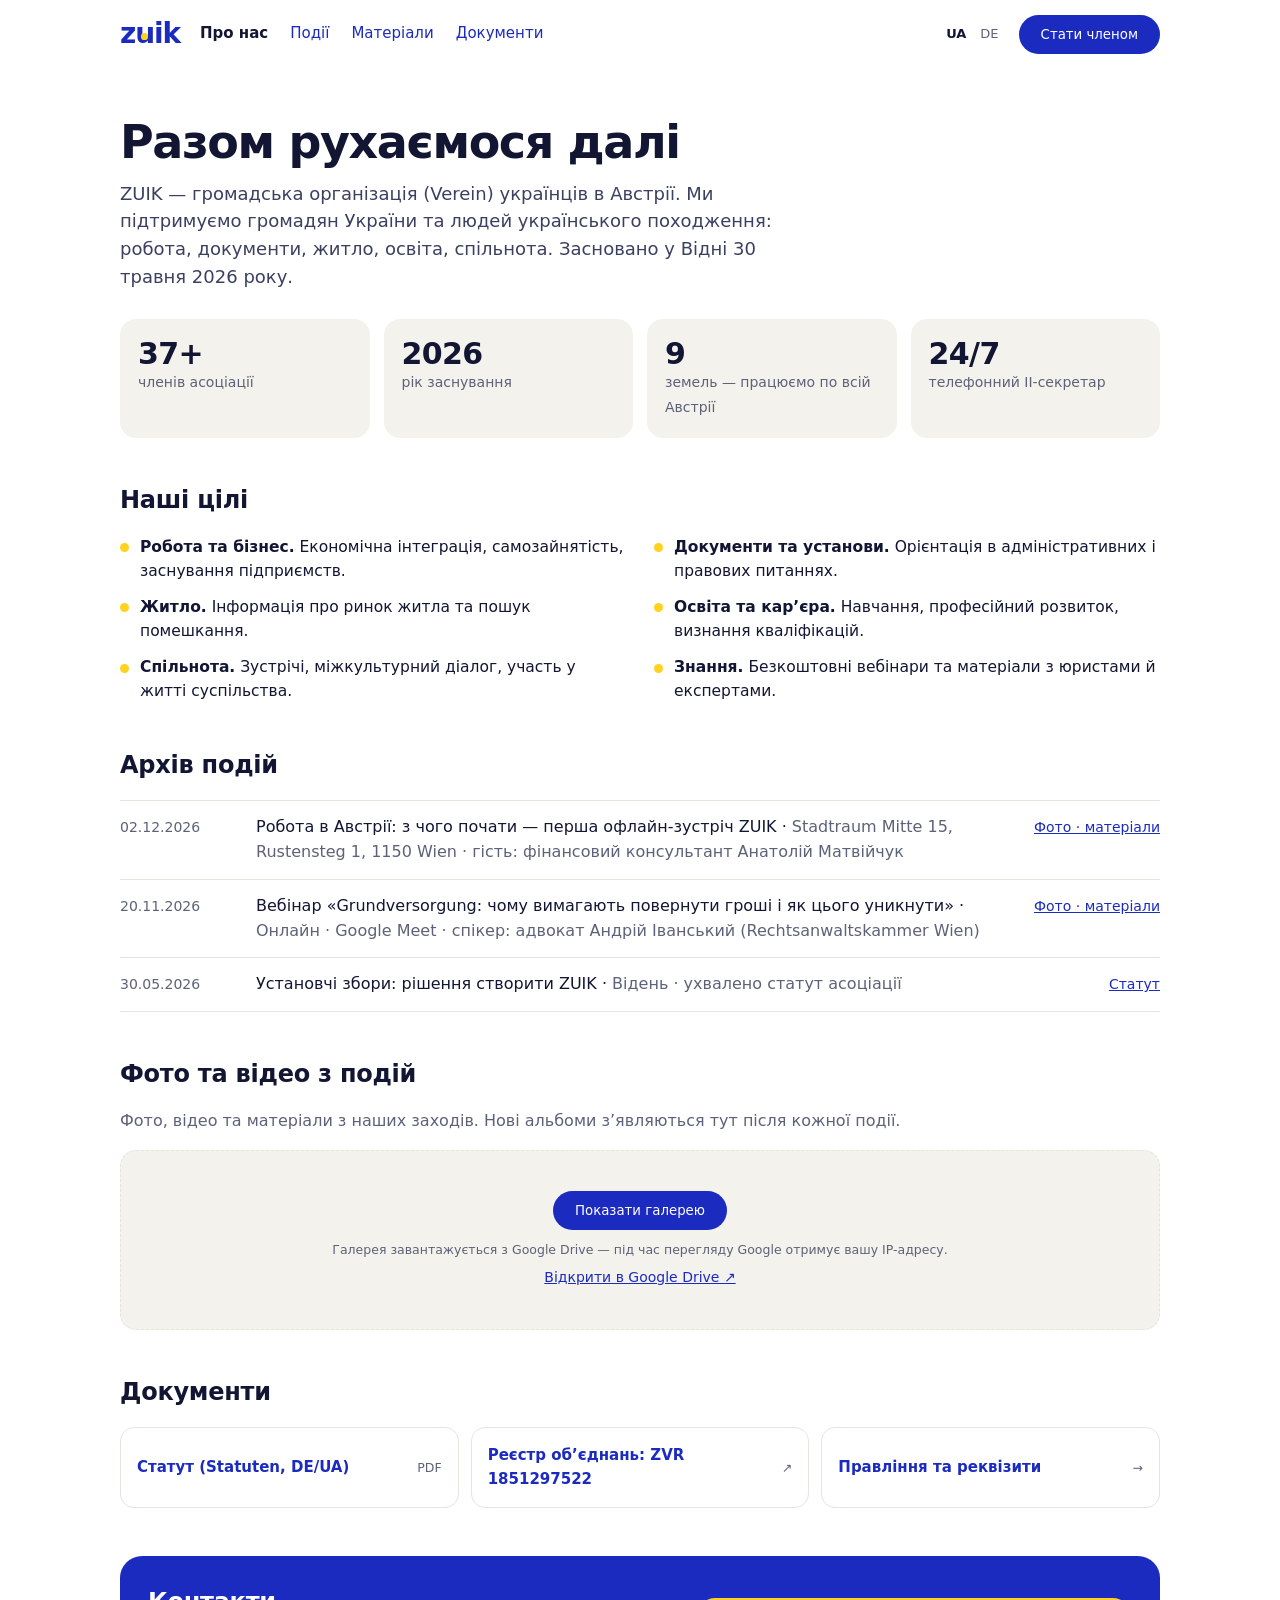
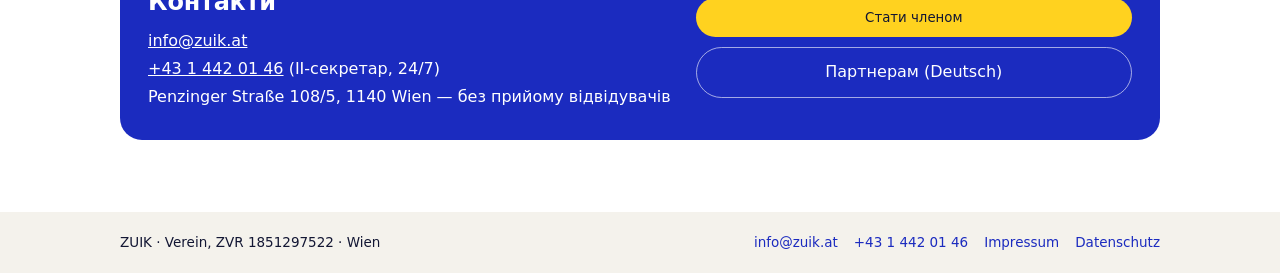
<file: pro-nas.html>
<!doctype html>
<html lang="uk"><head><meta charset="utf-8"><meta name="viewport" content="width=device-width,initial-scale=1">
<title data-i="pageTitle_pro-nas.html">Про нас — ZUIK</title><meta name="description" content="Über den Verein ZUIK: Ziele, Veranstaltungen, Statuten, Kontakt.">
<link rel="icon" href="/favicon.svg" type="image/svg+xml"><link rel="stylesheet" href="/style.css?v=20261127">
<script defer src="/i18n.js?v=20261127"></script><script defer src="/app.js?v=20261127"></script></head>
<body data-page="pro-nas.html"><a class="skip" href="#main" data-i="skip">До змісту</a>
<header class="top"><div class="wrap top-in">
<button class="menu-btn" type="button" aria-label="Menu" aria-expanded="false">☰</button>
<a class="logo" href="/" aria-label="ZUIK"><span aria-hidden="true">z<span class="u">u</span>ik</span><span class="sr">ZUIK</span></a><nav class="nav" aria-label="Navigation"><a href="/pro-nas.html" aria-current="page" data-i="navAbout">Про нас</a><a href="/podii.html" data-i="navEvents">Події</a><a href="/materialy.html" data-i="navMaterials">Матеріали</a><a href="/pro-nas.html#dokumenty" data-i="navDocs">Документи</a></nav>
<div class="top-right"><div class="lang"><button type="button" data-lang="uk" aria-pressed="true">UA</button><button type="button" data-lang="de" aria-pressed="false">DE</button></div>
<button class="btn btn-blue" type="button" data-join data-i="joinBtn">Стати членом</button></div>
</div></header>
<main id="main">
<section class="page"><div class="wrap">
<h1 data-i="aboutH">Разом рухаємося далі</h1>
<p data-i="aboutIntro" class="intro">ZUIK — громадська організація (Verein) українців в Австрії. Ми підтримуємо громадян України та людей українського походження: робота, документи, житло, освіта, спільнота. Засновано у Відні 30 травня 2026 року.</p>
<div class="stats">
<div class="stat"><b data-count>…</b><span data-i="stMembers">членів асоціації</span></div>
<div class="stat"><b>2026</b><span data-i="stYear">рік заснування</span></div>
<div class="stat"><b>9</b><span data-i="stLands">земель — працюємо по всій Австрії</span></div>
<div class="stat"><b>24/7</b><span data-i="stPhone">телефонний ІІ-секретар</span></div>
</div>
<h2 data-i="goalsH">Наші цілі</h2>
<ul class="goals">
<li><span data-i="g1"><b>Робота та бізнес.</b> Економічна інтеграція, самозайнятість, заснування підприємств.</span></li>
<li><span data-i="g2"><b>Документи та установи.</b> Орієнтація в адміністративних і правових питаннях.</span></li>
<li><span data-i="g3"><b>Житло.</b> Інформація про ринок житла та пошук помешкання.</span></li>
<li><span data-i="g4"><b>Освіта та кар’єра.</b> Навчання, професійний розвиток, визнання кваліфікацій.</span></li>
<li><span data-i="g5"><b>Спільнота.</b> Зустрічі, міжкультурний діалог, участь у житті суспільства.</span></li>
<li><span data-i="g6"><b>Знання.</b> Безкоштовні вебінари та матеріали з юристами й експертами.</span></li>
</ul>
<h2 data-i="archH">Архів подій</h2>
<div class="list" id="archive"></div>
<section class="gallery-sec" id="media">
<h2 data-i="a_galH">Фото та відео з подій</h2>
<p data-i="a_galIntro" class="empty">Фото, відео та матеріали з наших заходів. Нові альбоми з’являються тут після кожної події.</p>
<div class="gallery" data-gallery><div class="gal-ph">
<button class="btn btn-blue" type="button" data-gal-load data-i="a_galBtn">Показати галерею</button>
<p class="fine" data-i="a_galNote">Галерея завантажується з Google Drive — під час перегляду Google отримує вашу IP-адресу.</p>
<a href="https://drive.google.com/drive/folders/1d_YJFLBp097bbFx5ufgxkftwwXCZaljJ" target="_blank" rel="noopener" data-i="a_galOpen">Відкрити в Google Drive ↗</a>
</div></div></section>
<h2 id="dokumenty" data-i="docsH">Документи</h2>
<div class="docs">
<a class="doc" href="https://drive.google.com/file/d/1HcWIppWajtuuN1Nw6S7OHNpZRVoAKWRT/view" target="_blank" rel="noopener"><span data-i="docStatute">Статут (Statuten, DE/UA)</span><small>PDF</small></a>
<a class="doc" href="https://citizen.bmi.gv.at/at.gv.bmi.fnsweb-p/zvn/public/Registerauszug" target="_blank" rel="noopener"><span data-i="docZvr">Реєстр об’єднань: ZVR 1851297522</span><small>↗</small></a>
<a class="doc" href="/impressum.html"><span data-i="docBoard">Правління та реквізити</span><small>→</small></a>
</div>
<div class="contact-band">
<div><h2 data-i="contactH">Контакти</h2>
<p><a href="mailto:info@zuik.at">info@zuik.at</a></p>
<p><a href="tel:+4314420146">+43 1 442 01 46</a> <span data-i="phoneAi">(ІІ-секретар, 24/7)</span></p>
<p>Penzinger Straße 108/5, 1140 Wien <span data-i="noVisits">— без прийому відвідувачів</span></p></div>
<div class="btns"><button class="btn btn-yellow" type="button" data-join data-i="joinBtn2">Стати членом</button>
<a class="btn btn-ghost" href="mailto:info@zuik.at?subject=Kooperation%20mit%20ZUIK" data-i="partners">Партнерам (Deutsch)</a></div>
</div>
</div></section></main>
<footer class="foot"><div class="wrap foot-in"><span>ZUIK · Verein, ZVR 1851297522 · Wien</span>
<span class="foot-links"><a href="mailto:info@zuik.at">info@zuik.at</a><a href="tel:+4314420146">+43 1 442 01 46</a><a href="/impressum.html">Impressum</a><a href="/datenschutz.html">Datenschutz</a></span></div></footer><div class="scrim" data-close></div>
<aside class="drawer" id="join" role="dialog" aria-modal="true" aria-labelledby="joinTitle" hidden>
<div class="drawer-head"><span class="logo"><span aria-hidden="true">z<span class="u">u</span>ik</span><span class="sr">ZUIK</span></span><button class="close" type="button" data-close aria-label="Close">×</button></div>
<div id="joinForm">
<h2 data-i="joinTitle" id="joinTitle">Приєднатися до ZUIK</h2>
<p data-i="joinLead" class="lead">Членство безкоштовне. Після заявки ви одразу стаєте членом асоціації — підтвердження прийде на e-mail.</p>
<form id="joinF" novalidate>
<div class="row2"><label class="field"><span data-i="fFirst">Ім’я *</span><input class="input" name="first_name" autocomplete="given-name" maxlength="80" required></label>
<label class="field"><span data-i="fLast">Прізвище *</span><input class="input" name="last_name" autocomplete="family-name" maxlength="80" required></label></div>
<label class="field"><span data-i="fMiddle">По батькові (необов’язково)</span><input class="input" name="middle_name" autocomplete="additional-name" maxlength="80"></label>
<label class="field"><span data-i="fEmail">E-mail *</span><input class="input" type="email" name="email" autocomplete="email" maxlength="150" required></label>
<div class="row2"><label class="field"><span data-i="fPhone">Телефон (необов’язково)</span><input class="input" type="tel" name="phone" autocomplete="tel" maxlength="40"></label>
<label class="field"><span data-i="fLand">Земля</span><select class="input" name="land"><option>Wien</option><option>Niederösterreich</option><option>Oberösterreich</option><option>Steiermark</option><option>Tirol</option><option>Kärnten</option><option>Salzburg</option><option>Vorarlberg</option><option>Burgenland</option><option value="Ausland" data-i="landAbroad">Поза Австрією</option></select></label></div>
<label class="field"><span data-i="fInterest">Що вас найбільше цікавить</span><select class="input" name="interest"><option value="work" data-i="int_work">Робота та визнання диплома</option><option value="docs" data-i="int_docs">Документи та статус</option><option value="business" data-i="int_business">Бізнес і Gewerbe</option><option value="housing" data-i="int_housing">Житло</option><option value="education" data-i="int_education">Освіта та діти</option><option value="community" data-i="int_community">Культура та спільнота</option><option value="volunteer" data-i="int_volunteer">Хочу долучитися до команди</option></select></label>
<label class="hp" aria-hidden="true">Website<input name="website" tabindex="-1" autocomplete="off"></label>
<div class="checks">
<label class="check"><input type="checkbox" name="c_statute" required><span data-i="cStatute">Я ознайомився(-лась) зі <a href="https://drive.google.com/file/d/1HcWIppWajtuuN1Nw6S7OHNpZRVoAKWRT/view" target="_blank" rel="noopener">статутом</a> і хочу стати членом ZUIK *</span></label>
<label class="check"><input type="checkbox" name="c_privacy" required><span data-i="cPrivacy">Погоджуюсь з <a href="/datenschutz.html" target="_blank">обробкою персональних даних</a> (Datenschutz) *</span></label>
<label class="check"><input type="checkbox" name="newsletter"><span data-i="cNews">Хочу отримувати анонси подій і новини (раз на 1–2 тижні)</span></label>
</div>
<button class="btn btn-blue" type="submit" style="width:100%" data-i="joinSubmit">Вступити до асоціації</button>
<p class="status" role="status" id="joinStatus"></p>
<p data-i="joinFine" class="fine">* — обов’язково. Вийти з асоціації можна будь-коли одним листом на info@zuik.at.</p>
</form></div>
<div id="joinDone" class="done" hidden>
<div class="big" id="doneCount">✓</div>
<h2 data-i="doneTitle">Вітаємо в ZUIK!</h2>
<p data-i="doneText" class="lead">Вас прийнято до асоціації. Ми надіслали підтвердження на вашу пошту — якщо листа немає, перевірте «Спам».</p>
<p class="lead" id="doneAgain" hidden data-i="doneAgain">Ця адреса вже є в списку членів ZUIK — ви з нами!</p>
<button class="btn btn-line" type="button" data-close data-i="doneClose">Закрити</button>
</div>
</aside></body></html>
</file>
<file: style.css>
:root{--blue:#1b2bbf;--blue-d:#14209a;--yellow:#ffd21f;--ink:#121633;--muted:#5d6278;--line:#e6e4dd;--soft:#f4f2ec;--bg:#fff;--ok:#127a3e;--err:#b3261e;--r:16px;--wrap:1080px}
*{box-sizing:border-box}
html{scroll-behavior:smooth;-webkit-text-size-adjust:100%}
body{margin:0;background:var(--bg);color:var(--ink);font:16px/1.55 system-ui,-apple-system,"Segoe UI",Roboto,"Helvetica Neue",Arial,sans-serif}
a{color:var(--blue)}
img{max-width:100%}
.wrap{max-width:var(--wrap);margin:0 auto;padding:0 20px}
.skip{position:absolute;left:-999px}.skip:focus{left:12px;top:12px;background:#fff;padding:8px 12px;z-index:99}
/* header */
.top{position:sticky;top:0;z-index:20;background:rgba(255,255,255,.94);backdrop-filter:blur(8px);border-bottom:1px solid transparent}
.top.scrolled{border-bottom-color:var(--line)}
.top-in{display:flex;align-items:center;gap:20px;height:68px}
.logo{font-weight:800;font-size:28px;letter-spacing:-.04em;color:var(--blue);text-decoration:none;line-height:1}
.logo .u{position:relative;display:inline-block}
.logo .u::after{content:"";position:absolute;left:50%;top:46%;width:.24em;height:.24em;margin-left:-.12em;border-radius:50%;background:var(--yellow)}
.nav{display:flex;gap:22px;flex:1}
.nav a{text-decoration:none;color:var(--blue);font-size:15px}
.nav a[aria-current=page]{color:var(--ink);font-weight:600}
.top-right{display:flex;align-items:center;gap:14px}
.lang{display:flex;gap:2px;font-size:13px}
.lang button{border:0;background:none;padding:4px 6px;color:var(--muted);cursor:pointer;font:inherit}
.lang button[aria-pressed=true]{color:var(--ink);font-weight:700}
.btn{display:inline-flex;align-items:center;justify-content:center;gap:8px;border:0;border-radius:999px;padding:12px 22px;font:600 15px/1.2 inherit;font-family:inherit;cursor:pointer;text-decoration:none;transition:background .15s,transform .05s}
.btn:active{transform:translateY(1px)}
.btn-blue{background:var(--blue);color:#fff}.btn-blue:hover{background:var(--blue-d)}
.btn-yellow{background:var(--yellow);color:var(--ink)}
.btn-ghost{background:transparent;color:#fff;border:1.5px solid rgba(255,255,255,.6)}
.btn-white{background:#fff;color:var(--blue)}
.btn-line{background:#fff;color:var(--ink);border:1.5px solid var(--line)}
.btn[disabled]{opacity:.6;cursor:wait}
.menu-btn{display:none;border:0;background:none;font-size:26px;color:var(--blue);cursor:pointer;padding:4px}
/* home */
.home{min-height:calc(100vh - 68px - 64px);display:flex;flex-direction:column;align-items:center;justify-content:center;text-align:center;padding:48px 20px 56px}
.home .logo{font-size:clamp(64px,12vw,104px)}
.tagline{margin:14px 0 22px;color:#3b4060;font-size:17px}
.pill{display:inline-flex;align-items:center;gap:10px;background:var(--soft);border-radius:999px;padding:8px 16px;font-size:15px}
.pill::before{content:"";width:9px;height:9px;border-radius:50%;background:var(--yellow);flex:none}
.pill b{font-weight:800}
.ask{width:min(620px,100%);margin:30px auto 0;text-align:left}
.ask-box{display:flex;align-items:center;gap:8px;border:1.5px solid var(--line);border-radius:28px;padding:6px 6px 6px 18px;background:#fff;box-shadow:0 2px 10px rgba(20,30,90,.06)}
.ask-box:focus-within{border-color:var(--blue)}
.ask-box textarea{flex:1;border:0;outline:0;resize:none;font:inherit;font-size:16px;padding:9px 0;min-height:24px;max-height:180px;background:none}
.ask-extra{display:none;gap:8px;margin-top:10px}
.ask.open .ask-extra{display:flex}
.ask-extra input{flex:1;min-width:0}
.ask-note{font-size:13px;color:var(--muted);text-align:center;margin:12px 0 0}
.status{font-size:14px;margin:10px 0 0;text-align:center}
.status.ok{color:var(--ok)}.status.err{color:var(--err)}
.event-card{display:flex;align-items:center;gap:16px;width:min(620px,100%);margin:30px auto 0;background:var(--blue);color:#fff;border-radius:var(--r);padding:16px 18px;text-align:left}
.event-card .date{flex:none;width:58px;height:58px;border-radius:12px;background:var(--yellow);color:var(--ink);display:flex;flex-direction:column;align-items:center;justify-content:center;font-weight:800;font-size:22px;line-height:1}
.event-card .date small{font-size:11px;font-weight:700;text-transform:uppercase;margin-top:3px}
.event-card .kicker{font-size:11px;font-weight:800;letter-spacing:.06em;color:var(--yellow);text-transform:uppercase}
.event-card h3{margin:2px 0;font-size:17px}
.event-card p{margin:0;font-size:14px;opacity:.85}
.event-card .body{flex:1;min-width:0}
.event-card.quiet{background:var(--soft);color:var(--ink)}
.event-card.quiet .kicker{color:var(--blue)}
.more-link{display:inline-block;margin-top:16px;font-size:14px;text-decoration:none}
/* forms */
input,select,textarea{font:inherit;color:var(--ink)}
.field{display:block;margin-bottom:14px}
.field span{display:block;font-size:13px;font-weight:600;margin-bottom:6px}
.input{width:100%;border:1.5px solid var(--line);border-radius:12px;padding:11px 13px;background:#fff;font-size:16px}
.input:focus{outline:0;border-color:var(--blue)}
.row2{display:grid;grid-template-columns:1fr 1fr;gap:12px}
.checks{background:var(--soft);border-radius:14px;padding:12px 14px;margin:6px 0 16px}
.check{display:flex;gap:10px;align-items:flex-start;font-size:14px;line-height:1.4;padding:6px 0;cursor:pointer}
.check input{margin-top:2px;width:17px;height:17px;flex:none;accent-color:var(--blue)}
.hp{position:absolute!important;left:-5000px!important;width:1px;height:1px;overflow:hidden}
/* drawer */
.scrim{position:fixed;inset:0;background:rgba(18,22,51,.45);opacity:0;pointer-events:none;transition:opacity .2s;z-index:40}
.drawer{position:fixed;top:0;right:0;bottom:0;width:min(440px,100%);background:#fff;z-index:41;transform:translateX(100%);transition:transform .25s ease;overflow-y:auto;padding:22px 26px 32px;box-shadow:-10px 0 40px rgba(18,22,51,.15)}
body.drawer-open{overflow:hidden}
body.drawer-open .scrim{opacity:1;pointer-events:auto}
body.drawer-open .drawer{transform:none}
.drawer-head{display:flex;align-items:center;justify-content:space-between;margin-bottom:18px}
.close{width:40px;height:40px;border-radius:50%;border:1.5px solid var(--line);background:#fff;font-size:20px;cursor:pointer;color:var(--ink)}
.drawer h2{font-size:26px;margin:0 0 6px;letter-spacing:-.02em}
.drawer .lead{color:var(--muted);margin:0 0 20px;font-size:15px}
.drawer .fine{font-size:12.5px;color:var(--muted);margin-top:12px}
.done{text-align:center;padding:30px 0}
.done .big{font-size:56px;font-weight:800;color:var(--blue);line-height:1}
.done h2{margin-top:14px}
/* inner pages */
.page{padding:48px 0 72px}
.page h1{font-size:clamp(32px,5vw,46px);letter-spacing:-.03em;margin:0 0 12px;line-height:1.1}
.page .intro{font-size:18px;color:#3b4060;max-width:700px;margin:0 0 28px}
.page h2{font-size:24px;margin:44px 0 16px;letter-spacing:-.01em}
.stats{display:grid;grid-template-columns:repeat(4,1fr);gap:14px}
.stat{background:var(--soft);border-radius:var(--r);padding:18px}
.stat b{display:block;font-size:30px;line-height:1.1;letter-spacing:-.02em}
.stat span{font-size:14px;color:var(--muted)}
.goals{list-style:none;padding:0;margin:0;display:grid;grid-template-columns:repeat(2,1fr);gap:12px 28px}
.goals li{position:relative;padding-left:20px;font-size:15.5px}
.goals li::before{content:"";position:absolute;left:0;top:.55em;width:9px;height:9px;border-radius:50%;background:var(--yellow)}
.list{border-top:1px solid var(--line)}
.list-row{display:grid;grid-template-columns:120px 1fr auto;gap:16px;padding:14px 0;border-bottom:1px solid var(--line);align-items:baseline}
.list-row time{color:var(--muted);font-size:14px}
.list-row a{font-size:14px;white-space:nowrap}
.docs{display:grid;grid-template-columns:repeat(3,1fr);gap:12px}
.doc{display:flex;justify-content:space-between;gap:10px;align-items:center;border:1.5px solid var(--line);border-radius:14px;padding:16px;text-decoration:none;color:var(--blue);font-weight:600;font-size:15px}
.doc small{color:var(--muted);font-weight:400}
.doc:hover{border-color:var(--blue)}
.contact-band{margin-top:48px;background:var(--blue);color:#fff;border-radius:22px;padding:28px;display:grid;grid-template-columns:1.2fr 1fr;gap:24px;align-items:center}
.contact-band h2{color:#fff;margin:0 0 8px}
.contact-band p{margin:3px 0}
.contact-band a{color:#fff}
.contact-band .btns{display:grid;gap:10px}
.search{display:flex;align-items:center;gap:10px;border:1.5px solid var(--line);border-radius:999px;padding:12px 18px;max-width:520px;margin-bottom:18px}
.search input{border:0;outline:0;flex:1;font-size:16px;background:none}
.chips{display:flex;flex-wrap:wrap;gap:8px;margin-bottom:22px}
.chip{border:0;border-radius:999px;padding:8px 14px;background:var(--soft);cursor:pointer;font:inherit;font-size:14px;color:var(--ink)}
.chip[aria-pressed=true]{background:var(--ink);color:#fff}
.cards{display:grid;grid-template-columns:repeat(3,1fr);gap:14px}
.card{border:1.5px solid var(--line);border-radius:var(--r);padding:18px;display:flex;flex-direction:column}
.card .meta{display:flex;justify-content:space-between;font-size:12px;font-weight:700;letter-spacing:.04em;text-transform:uppercase;color:var(--blue)}
.card .meta span+span{color:var(--muted);font-weight:500;text-transform:none;letter-spacing:0}
.card h3{font-size:17px;margin:10px 0 6px;line-height:1.3}
.card p{margin:0 0 14px;font-size:14px;color:var(--muted);flex:1}
.card a{font-size:14px;font-weight:600;text-decoration:none}
.notice{background:var(--soft);border-radius:14px;padding:16px 18px;margin:22px 0;display:flex;justify-content:space-between;gap:16px;align-items:center;flex-wrap:wrap}
.prose{max-width:760px}
.prose h2{font-size:20px;margin:32px 0 8px}
.prose p,.prose li{font-size:15.5px}
.empty{color:var(--muted)}
/* footer */
.foot{background:var(--soft);font-size:13.5px}
.foot-in{display:flex;justify-content:space-between;gap:14px;flex-wrap:wrap;padding:20px 20px}
.foot a{text-decoration:none;margin-left:16px}
.foot a:first-child{margin-left:0}
.foot-links{display:flex;flex-wrap:wrap}
@media (max-width:860px){
 .nav{position:fixed;top:68px;left:0;right:0;background:#fff;flex-direction:column;gap:0;padding:8px 20px 16px;border-bottom:1px solid var(--line);display:none}
 .nav.open{display:flex}.nav a{padding:12px 0;font-size:17px}
 .menu-btn{display:block;order:-1}
 .top-in{gap:12px}.logo{flex:1}
 .top-right .btn{padding:10px 14px;font-size:14px}
 .stats{grid-template-columns:repeat(2,1fr)}
 .goals,.docs,.cards{grid-template-columns:1fr}
 .contact-band{grid-template-columns:1fr}
 .list-row{grid-template-columns:1fr;gap:4px}
}
@media (max-width:480px){.row2{grid-template-columns:1fr}.event-card{flex-wrap:wrap}.event-card .btn{width:100%}.foot a{margin:0 14px 0 0}}
.sr{position:absolute;width:1px;height:1px;overflow:hidden;clip:rect(0 0 0 0);white-space:nowrap}
.home .logo{flex:none;white-space:nowrap}
.gallery{margin-top:8px;border:1.5px dashed var(--line);border-radius:var(--r);min-height:180px;display:flex;align-items:center;justify-content:center;text-align:center;padding:20px;background:var(--soft)}
.gallery.loaded{padding:0;border-style:solid;background:#fff;display:block}
.gallery iframe{width:100%;height:560px;border:0;border-radius:var(--r);display:block}
.gal-ph .fine{font-size:12.5px;color:var(--muted);margin:10px 0 6px}
.gal-ph a{font-size:14px}
.event-card.full{align-items:flex-start;width:100%;margin:0 0 14px;padding:20px 22px}
.event-card .ev-desc{margin:10px 0 0;font-size:14.5px;opacity:.95;line-height:1.55}
.event-card .ev-links{margin:8px 0 0}
.event-card .ev-links a{color:var(--yellow);font-size:14px}
.event-card .ev-seats{margin:10px 0 0;font-size:13.5px;line-height:1.5;background:rgba(255,255,255,.12);border-radius:10px;padding:8px 12px}
.event-card .ev-seats b{display:block;margin-top:4px;color:var(--yellow)}
.drawer .seat-note{background:var(--soft);border-radius:12px;padding:10px 14px;font-size:14px;line-height:1.5;margin:-6px 0 18px}
.drawer .seat-note b{display:block;margin-top:4px;color:var(--blue)}
</file>
